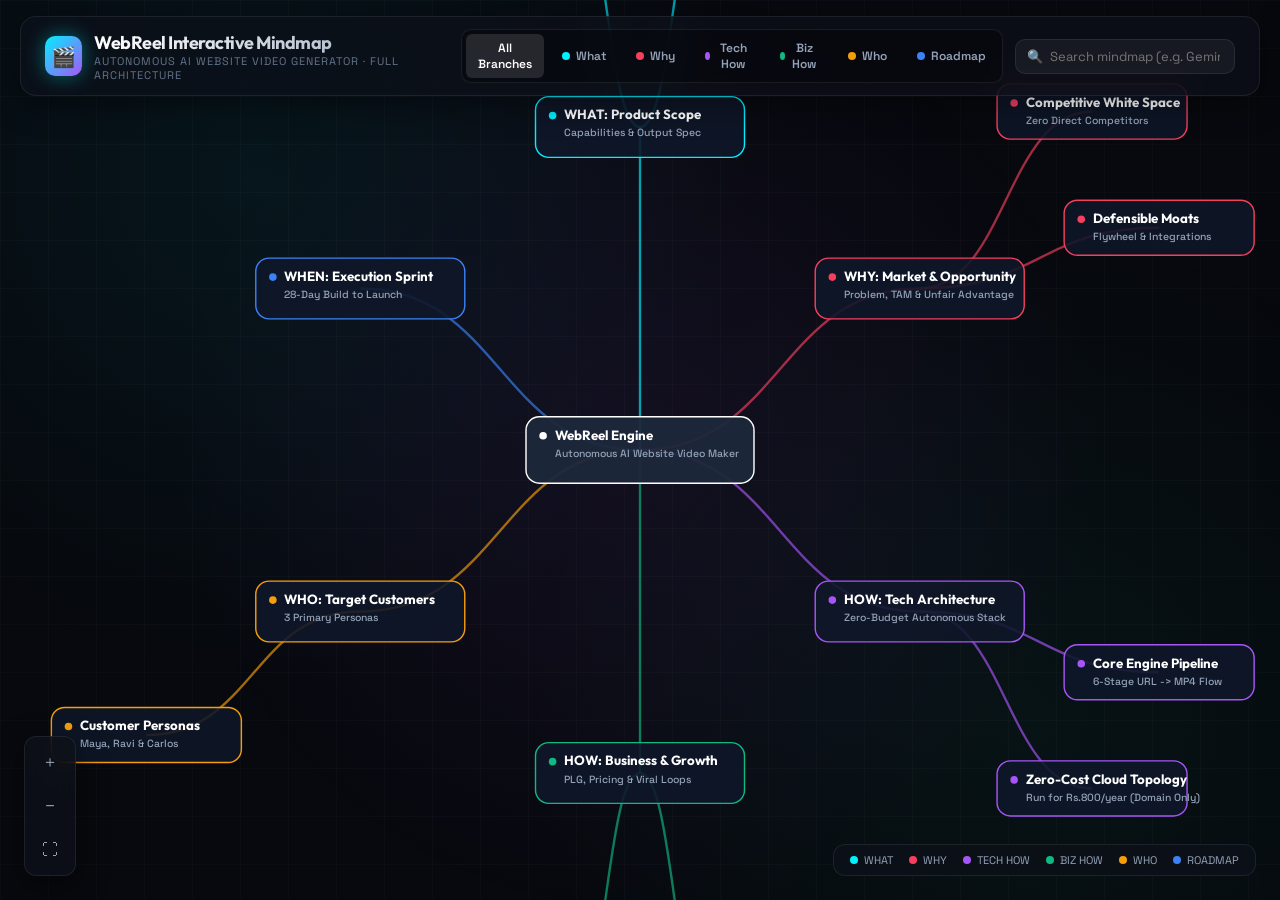
<file: webreel_mindmap.html>
<!DOCTYPE html>
<html lang="en">
<head>
    <meta charset="UTF-8">
    <meta name="viewport" content="width=device-width, initial-scale=1.0">
    <title>WebReel — Strategic & Technical Mindmap</title>
    <link rel="preconnect" href="https://fonts.googleapis.com">
    <link rel="preconnect" href="https://fonts.gstatic.com" crossorigin>
    <link href="https://fonts.googleapis.com/css2?family=Outfit:wght@400;500;600;700;800&family=Space+Grotesk:wght@400;500;600;700&family=JetBrains+Mono:wght@400;500&display=swap" rel="stylesheet">
    <style>
        :root {
            --bg-primary: #07090e;
            --bg-secondary: #0d111a;
            --bg-card: rgba(18, 24, 38, 0.75);
            --bg-card-hover: rgba(28, 38, 60, 0.85);
            --border-subtle: rgba(255, 255, 255, 0.08);
            --border-active: rgba(0, 240, 255, 0.4);
            
            --accent-what: #00f0ff;
            --accent-why: #f43f5e;
            --accent-how-tech: #a855f7;
            --accent-how-biz: #10b981;
            --accent-who: #f59e0b;
            --accent-when: #3b82f6;

            --text-main: #f1f5f9;
            --text-muted: #94a3b8;
            --text-dim: #64748b;
        }

        * {
            box-sizing: border-box;
            margin: 0;
            padding: 0;
            user-select: none;
        }

        body {
            font-family: 'Outfit', sans-serif;
            background: var(--bg-primary);
            color: var(--text-main);
            overflow: hidden;
            width: 100vw;
            height: 100vh;
        }

        .ambient-grid {
            position: fixed;
            inset: 0;
            background-image: 
                radial-gradient(circle at 50% 50%, rgba(168, 85, 247, 0.08) 0%, transparent 60%),
                radial-gradient(circle at 20% 20%, rgba(0, 240, 255, 0.06) 0%, transparent 40%),
                radial-gradient(circle at 80% 80%, rgba(16, 185, 129, 0.06) 0%, transparent 40%),
                linear-gradient(rgba(255, 255, 255, 0.02) 1px, transparent 1px),
                linear-gradient(90deg, rgba(255, 255, 255, 0.02) 1px, transparent 1px);
            background-size: 100% 100%, 100% 100%, 100% 100%, 48px 48px, 48px 48px;
            pointer-events: none;
            z-index: 0;
        }

        header {
            position: fixed;
            top: 16px;
            left: 20px;
            right: 20px;
            display: flex;
            justify-content: space-between;
            align-items: center;
            padding: 12px 24px;
            background: rgba(13, 17, 26, 0.7);
            backdrop-filter: blur(16px);
            -webkit-backdrop-filter: blur(16px);
            border: 1px solid var(--border-subtle);
            border-radius: 16px;
            z-index: 100;
            box-shadow: 0 8px 32px rgba(0, 0, 0, 0.4);
        }

        .brand {
            display: flex;
            align-items: center;
            gap: 12px;
        }

        .brand-icon {
            width: 40px;
            height: 40px;
            border-radius: 10px;
            background: linear-gradient(135deg, #00f0ff, #a855f7);
            display: flex;
            align-items: center;
            justify-content: center;
            font-size: 20px;
            box-shadow: 0 0 20px rgba(0, 240, 255, 0.4);
        }

        .brand-text h1 {
            font-size: 18px;
            font-weight: 700;
            letter-spacing: -0.5px;
            background: linear-gradient(90deg, #fff, #94a3b8);
            -webkit-background-clip: text;
            -webkit-text-fill-color: transparent;
        }

        .brand-text p {
            font-size: 11px;
            color: var(--text-dim);
            font-family: 'Space Grotesk', sans-serif;
            text-transform: uppercase;
            letter-spacing: 1px;
        }

        .nav-controls {
            display: flex;
            align-items: center;
            gap: 12px;
        }

        .search-box {
            position: relative;
            display: flex;
            align-items: center;
        }

        .search-box input {
            background: rgba(255, 255, 255, 0.05);
            border: 1px solid var(--border-subtle);
            border-radius: 10px;
            padding: 8px 14px 8px 34px;
            color: #fff;
            font-size: 13px;
            font-family: 'Space Grotesk', sans-serif;
            width: 220px;
            transition: all 0.2s ease;
        }

        .search-box input:focus {
            outline: none;
            width: 280px;
            border-color: var(--accent-what);
            background: rgba(0, 240, 255, 0.05);
            box-shadow: 0 0 15px rgba(0, 240, 255, 0.2);
        }

        .search-icon {
            position: absolute;
            left: 12px;
            font-size: 13px;
            color: var(--text-dim);
            pointer-events: none;
        }

        .filter-tabs {
            display: flex;
            gap: 6px;
            background: rgba(0,0,0,0.3);
            padding: 4px;
            border-radius: 10px;
            border: 1px solid var(--border-subtle);
        }

        .filter-btn {
            background: transparent;
            border: none;
            color: var(--text-muted);
            padding: 6px 12px;
            font-size: 12px;
            font-weight: 600;
            font-family: 'Space Grotesk', sans-serif;
            border-radius: 6px;
            cursor: pointer;
            transition: all 0.2s;
            display: flex;
            align-items: center;
            gap: 6px;
        }

        .filter-btn:hover {
            color: #fff;
            background: rgba(255, 255, 255, 0.06);
        }

        .filter-btn.active {
            color: #fff;
            background: rgba(255, 255, 255, 0.12);
        }

        .filter-dot {
            width: 8px;
            height: 8px;
            border-radius: 50%;
        }

        #viewport {
            position: absolute;
            inset: 0;
            cursor: grab;
            z-index: 10;
        }

        #viewport:active {
            cursor: grabbing;
        }

        svg#mindmap-svg {
            position: absolute;
            top: 0;
            left: 0;
            width: 100%;
            height: 100%;
            pointer-events: auto;
        }

        .edge {
            fill: none;
            stroke-width: 2.5;
            transition: stroke 0.3s, stroke-width 0.3s;
            opacity: 0.65;
        }

        .edge.highlighted {
            stroke-width: 4;
            opacity: 1;
            filter: drop-shadow(0 0 6px currentColor);
        }

        .node-group {
            cursor: pointer;
            transition: transform 0.2s ease-out;
        }

        .node-group:hover {
            filter: drop-shadow(0 0 16px rgba(0, 240, 255, 0.35));
        }

        .node-rect {
            rx: 14;
            ry: 14;
            stroke-width: 1.5;
            transition: all 0.25s ease;
        }

        .node-text-title {
            font-family: 'Outfit', sans-serif;
            font-weight: 700;
            font-size: 14px;
            fill: #ffffff;
            pointer-events: none;
        }

        .node-text-subtitle {
            font-family: 'Space Grotesk', sans-serif;
            font-weight: 500;
            font-size: 11px;
            fill: #94a3b8;
            pointer-events: none;
        }

        .zoom-toolbar {
            position: fixed;
            bottom: 24px;
            left: 24px;
            display: flex;
            flex-direction: column;
            gap: 6px;
            background: rgba(13, 17, 26, 0.8);
            backdrop-filter: blur(14px);
            border: 1px solid var(--border-subtle);
            border-radius: 12px;
            padding: 6px;
            z-index: 100;
            box-shadow: 0 10px 30px rgba(0, 0, 0, 0.5);
        }

        .tool-btn {
            width: 38px;
            height: 38px;
            background: transparent;
            border: none;
            border-radius: 8px;
            color: var(--text-muted);
            font-size: 16px;
            display: flex;
            align-items: center;
            justify-content: center;
            cursor: pointer;
            transition: all 0.2s;
        }

        .tool-btn:hover {
            color: #fff;
            background: rgba(255, 255, 255, 0.1);
        }

        .drawer {
            position: fixed;
            top: 16px;
            bottom: 16px;
            right: -480px;
            width: 440px;
            background: rgba(13, 17, 26, 0.94);
            backdrop-filter: blur(24px);
            -webkit-backdrop-filter: blur(24px);
            border: 1px solid var(--border-subtle);
            border-radius: 20px;
            z-index: 200;
            transition: right 0.35s cubic-bezier(0.16, 1, 0.3, 1);
            display: flex;
            flex-direction: column;
            box-shadow: -15px 0 40px rgba(0, 0, 0, 0.6);
            overflow: hidden;
        }

        .drawer.open {
            right: 20px;
        }

        .drawer-header {
            padding: 24px 24px 16px;
            border-bottom: 1px solid var(--border-subtle);
            display: flex;
            justify-content: space-between;
            align-items: flex-start;
        }

        .drawer-tag {
            display: inline-flex;
            align-items: center;
            gap: 6px;
            font-size: 11px;
            font-family: 'JetBrains Mono', monospace;
            text-transform: uppercase;
            letter-spacing: 1px;
            padding: 4px 10px;
            border-radius: 20px;
            margin-bottom: 10px;
            font-weight: 600;
        }

        .drawer-header h2 {
            font-size: 20px;
            font-weight: 700;
            color: #fff;
            line-height: 1.3;
        }

        .drawer-close {
            background: rgba(255, 255, 255, 0.05);
            border: 1px solid var(--border-subtle);
            color: var(--text-muted);
            width: 32px;
            height: 32px;
            border-radius: 8px;
            display: flex;
            align-items: center;
            justify-content: center;
            cursor: pointer;
            font-size: 16px;
            transition: all 0.2s;
        }

        .drawer-close:hover {
            color: #fff;
            background: rgba(255, 255, 255, 0.15);
        }

        .drawer-body {
            padding: 24px;
            overflow-y: auto;
            flex: 1;
            font-size: 14px;
            line-height: 1.7;
            color: #cbd5e1;
        }

        .drawer-body h3 {
            font-size: 13px;
            text-transform: uppercase;
            letter-spacing: 0.8px;
            color: var(--text-dim);
            margin: 20px 0 8px;
            font-family: 'Space Grotesk', sans-serif;
        }

        .drawer-body h3:first-child {
            margin-top: 0;
        }

        .drawer-body p {
            margin-bottom: 14px;
        }

        .drawer-body ul {
            list-style: none;
            padding-left: 0;
            margin-bottom: 16px;
        }

        .drawer-body li {
            position: relative;
            padding-left: 18px;
            margin-bottom: 8px;
            font-size: 13.5px;
        }

        .drawer-body li::before {
            content: "▹";
            position: absolute;
            left: 0;
            color: var(--accent-what);
        }

        .stat-card-row {
            display: grid;
            grid-template-columns: 1fr 1fr;
            gap: 10px;
            margin: 16px 0;
        }

        .stat-card {
            background: rgba(255, 255, 255, 0.03);
            border: 1px solid var(--border-subtle);
            border-radius: 12px;
            padding: 12px;
        }

        .stat-card .val {
            font-size: 18px;
            font-weight: 700;
            color: #fff;
            font-family: 'Space Grotesk', sans-serif;
        }

        .stat-card .lbl {
            font-size: 11px;
            color: var(--text-dim);
            margin-top: 2px;
        }

        .code-box {
            background: #05070a;
            border: 1px solid var(--border-subtle);
            border-radius: 10px;
            padding: 12px;
            font-family: 'JetBrains Mono', monospace;
            font-size: 12px;
            color: #38bdf8;
            overflow-x: auto;
            margin: 12px 0;
            line-height: 1.5;
        }

        .legend {
            position: fixed;
            bottom: 24px;
            right: 24px;
            display: flex;
            align-items: center;
            gap: 16px;
            background: rgba(13, 17, 26, 0.8);
            backdrop-filter: blur(14px);
            border: 1px solid var(--border-subtle);
            border-radius: 12px;
            padding: 8px 16px;
            z-index: 100;
            font-size: 11px;
            font-family: 'Space Grotesk', sans-serif;
            color: var(--text-muted);
        }

        .legend-item {
            display: flex;
            align-items: center;
            gap: 6px;
        }
    </style>
</head>
<body>

    <div class="ambient-grid"></div>

    <header>
        <div class="brand">
            <div class="brand-icon">🎬</div>
            <div class="brand-text">
                <h1>WebReel Interactive Mindmap</h1>
                <p>Autonomous AI Website Video Generator · Full Architecture</p>
            </div>
        </div>

        <div class="nav-controls">
            <div class="filter-tabs">
                <button class="filter-btn active" data-filter="all">All Branches</button>
                <button class="filter-btn" data-filter="what"><span class="filter-dot" style="background: var(--accent-what)"></span>What</button>
                <button class="filter-btn" data-filter="why"><span class="filter-dot" style="background: var(--accent-why)"></span>Why</button>
                <button class="filter-btn" data-filter="how-tech"><span class="filter-dot" style="background: var(--accent-how-tech)"></span>Tech How</button>
                <button class="filter-btn" data-filter="how-biz"><span class="filter-dot" style="background: var(--accent-how-biz)"></span>Biz How</button>
                <button class="filter-btn" data-filter="who"><span class="filter-dot" style="background: var(--accent-who)"></span>Who</button>
                <button class="filter-btn" data-filter="when"><span class="filter-dot" style="background: var(--accent-when)"></span>Roadmap</button>
            </div>

            <div class="search-box">
                <span class="search-icon">🔍</span>
                <input type="text" id="searchInput" placeholder="Search mindmap (e.g. Gemini, TAM, FFmpeg)...">
            </div>
        </div>
    </header>

    <div id="viewport">
        <svg id="mindmap-svg">
            <g id="canvas-group">
                <g id="edges-layer"></g>
                <g id="nodes-layer"></g>
            </g>
        </svg>
    </div>

    <!-- Zoom & Navigation Toolbar -->
    <div class="zoom-toolbar">
        <button class="tool-btn" id="zoomInBtn" title="Zoom In">＋</button>
        <button class="tool-btn" id="zoomOutBtn" title="Zoom Out">−</button>
        <button class="tool-btn" id="zoomResetBtn" title="Fit & Center">⛶</button>
    </div>

    <!-- Side Detail Drawer -->
    <div class="drawer" id="sideDrawer">
        <div class="drawer-header">
            <div>
                <span class="drawer-tag" id="drawerTag">CATEGORY</span>
                <h2 id="drawerTitle">Node Title</h2>
            </div>
            <button class="drawer-close" id="drawerClose">✕</button>
        </div>
        <div class="drawer-body" id="drawerContent">
            <!-- Injected dynamically -->
        </div>
    </div>

    <div class="legend">
        <div class="legend-item"><span class="filter-dot" style="background: var(--accent-what)"></span> WHAT</div>
        <div class="legend-item"><span class="filter-dot" style="background: var(--accent-why)"></span> WHY</div>
        <div class="legend-item"><span class="filter-dot" style="background: var(--accent-how-tech)"></span> TECH HOW</div>
        <div class="legend-item"><span class="filter-dot" style="background: var(--accent-how-biz)"></span> BIZ HOW</div>
        <div class="legend-item"><span class="filter-dot" style="background: var(--accent-who)"></span> WHO</div>
        <div class="legend-item"><span class="filter-dot" style="background: var(--accent-when)"></span> ROADMAP</div>
    </div>

    <script>
        const mindmapData = {
            id: 'root',
            title: 'WebReel Engine',
            subtitle: 'Autonomous AI Website Video Maker',
            category: 'root',
            color: '#ffffff',
            summary: 'Single URL in -> AI Agent Navigates Chromium -> Multimodal Vision Analysis -> Voiceover & Cinematic 1080p Video -> 4 Min Output.',
            details: {
                overview: 'WebReel is the first end-to-end autonomous agent that captures live websites, interprets value propositions with vision AI, writes synchronized scripts, records real user interaction, and outputs high-production MP4 marketing videos without human involvement.',
                stats: [{ val: '₹800/yr', lbl: 'Initial Run Cost' }, { val: '4 Mins', lbl: 'Average Generation' }, { val: '$11.2B', lbl: 'Addressable Market' }, { val: '100% Free', lbl: 'MVP Tech Stack' }],
                bulletPoints: [
                    'Zero Human in the Loop (URL in, video out)',
                    'Real Chromium browser execution, not mockups',
                    'Zero API cost MVP using Gemini 2.0 Flash + Neural TTS',
                    'Built-in viral loop via watermark & shareable preview links'
                ],
                code: 'POST /api/v1/generate\n{\n  "domain": "https://stripe.com",\n  "style": "cinematic_saas",\n  "duration": 90\n}'
            },
            children: [
                {
                    id: 'what',
                    title: 'WHAT: Product Scope',
                    subtitle: 'Capabilities & Output Spec',
                    category: 'what',
                    color: '#00f0ff',
                    summary: 'Complete automated pipeline producing 90s cinematic 1080p marketing & walkthrough videos.',
                    details: {
                        overview: 'What WebReel generates: An ultra-polished 90-second product demonstration video that feels like it cost $5,000 from an agency.',
                        stats: [{ val: '1920x1080', lbl: 'Resolution (30fps)' }, { val: '90 Sec', lbl: 'Target Runtime' }, { val: 'H.264 / AAC', lbl: 'Universal Format' }, { val: '15-40 MB', lbl: 'Optimized Size' }],
                        bulletPoints: [
                            'Live Browser Exploration: Discovers features, pricing, about, product tours',
                            'Real Interaction Recording: Clicks, hovers, scroll ripples, smooth zooms',
                            'Multimodal Vision Analysis: Understands headlines, USP, layout, value props',
                            'Narrator Scriptwriting: Timed, persuasive Apple-style product narration',
                            'Cinematic Post-Production: Ken Burns (0-8%), crossfades, lower thirds, cursor trail'
                        ],
                        code: 'Video Template Breakdown:\n[0:00-0:05] Branded Intro (Favicon + Domain)\n[0:05-0:20] Homepage Hero (Ken Burns + Tagline)\n[0:20-0:55] Feature Walkthrough (3-4 Key Pages)\n[0:55-1:10] Pricing & Plans (Best Plan Glow)\n[1:10-1:20] Branded Outro & CTA'
                    },
                    children: [
                        {
                            id: 'what-not',
                            title: 'What It Is NOT',
                            subtitle: 'Defensive Positioning',
                            category: 'what',
                            color: '#00f0ff',
                            summary: 'Not Loom (manual), not Canva (templates), not a basic chatbot or static slideshow.',
                            details: {
                                overview: 'Crucial for pitch clarity and market positioning: WebReel does NOT require a human to speak or click.',
                                bulletPoints: [
                                    'NOT a screen recorder (Loom/Screen Studio require human talent & takes)',
                                    'NOT a template/slideshow maker (Canva looks fake and generic)',
                                    'NOT an avatar talking head (Synthesia/HeyGen do not navigate web software)',
                                    'NOT code-to-slide (unlike /brag, it renders live CSS/JS/WebGL in real Chromium)'
                                ]
                            }
                        },
                        {
                            id: 'what-phases',
                            title: 'Product Evolution',
                            subtitle: '5 Product Phases',
                            category: 'what',
                            color: '#00f0ff',
                            summary: 'From CLI/API engine to Self-serve Web App, Agency Platform, and Developer SDK.',
                            details: {
                                overview: 'Structured rollout allowing rapid monetization and PLG expansion.',
                                bulletPoints: [
                                    'Phase 1: WebReel Core (CLI / API engine & direct video generator)',
                                    'Phase 2: WebReel Web App (Self-serve dashboard, queue management, player)',
                                    'Phase 3: WebReel Business (Brand kits, custom voice clone, team seats)',
                                    'Phase 4: WebReel API / SDK (Embed inside Notion, Webflow, Framer, HubSpot)',
                                    'Phase 5: WebReel Enterprise (White-label, SSO, on-prem container, custom LLM)'
                                ]
                            }
                        }
                    ]
                },
                {
                    id: 'why',
                    title: 'WHY: Market & Opportunity',
                    subtitle: 'Problem, TAM & Unfair Advantage',
                    category: 'why',
                    color: '#f43f5e',
                    summary: 'Explosive convergence of Agentic AI, Multimodal LLMs, and $11.2B B2B Video demand.',
                    details: {
                        overview: 'Every single SaaS and web business needs a demo video. Manual creation takes 3-8 hours or $500-$5,000 with video agencies. As websites update weekly, videos rot instantly.',
                        stats: [{ val: '$11.2B', lbl: 'TAM 2025' }, { val: '31% CAGR', lbl: 'Growth Rate' }, { val: '$2.5B', lbl: 'SAM' }, { val: '$120M+', lbl: 'SOM Year 1-3' }],
                        bulletPoints: [
                            'Problem: Agency videos cost $500–$5,000 and take 2-3 weeks; DIY tools look cheap',
                            'Problem: Software updates render previous demo videos obsolete instantly',
                            'Why Now: Gemini 2.0 Flash vision allows instant visual reasoning across web UIs',
                            'Why Now: Headless browser automation (Playwright) is rock solid',
                            'Why Now: Neural TTS crossed the threshold of uncanny valley'
                        ]
                    },
                    children: [
                        {
                            id: 'why-comp',
                            title: 'Competitive White Space',
                            subtitle: 'Zero Direct Competitors',
                            category: 'why',
                            color: '#f43f5e',
                            summary: 'No tool exists that autonomously records live browsers and produces finished narrated video.',
                            details: {
                                overview: 'Competitors either lack browser automation (Synthesia, HeyGen) or lack AI autonomy (Loom, Screen Studio).',
                                bulletPoints: [
                                    'Loom: $975M exit to Atlassian — 100% manual recording required',
                                    'Synthesia ($4B val, $150M ARR): Avatar talking heads, no website crawler',
                                    'HeyGen ($500M val, $200M ARR): Video translation, no web agent',
                                    'Supademo / Arcade ($14M): Interactive click-throughs, not downloadable video',
                                    'Screen Studio: Beautiful screen capture, but requires human to perform it'
                                ]
                            }
                        },
                        {
                            id: 'why-moat',
                            title: 'Defensible Moats',
                            subtitle: 'Flywheel & Integrations',
                            category: 'why',
                            color: '#f43f5e',
                            summary: 'Data flywheel on high-converting demo patterns, brand assets lock-in, and CMS plugins.',
                            details: {
                                overview: 'How WebReel sustains market leadership once competitors take notice.',
                                bulletPoints: [
                                    'Data Flywheel: Every video run trains heuristics on what page sections captivate viewers',
                                    'Integration Lock-in: First-to-market inside Webflow Marketplace, Framer, and HubSpot',
                                    'Brand Kit Library: Users upload logos, custom hex codes, typography rules',
                                    'Domain Specialization: Tailored directorial models for SaaS, E-commerce, Portfolios'
                                ]
                            }
                        }
                    ]
                },
                {
                    id: 'how-tech',
                    title: 'HOW: Tech Architecture',
                    subtitle: 'Zero-Budget Autonomous Stack',
                    category: 'how-tech',
                    color: '#a855f7',
                    summary: 'Playwright + Gemini 2.0 Flash + Neural TTS + FFmpeg/MoviePy on Google Cloud Run + Vercel.',
                    details: {
                        overview: 'Architected to run on Rs.0 cloud costs until customer revenue or cloud credits arrive. Scalable, modular, microservice-ready.',
                        stats: [{ val: 'Rs. 0', lbl: 'Cloud Hosting' }, { val: '1,500/day', lbl: 'Gemini Free Limit' }, { val: '100% Local', lbl: 'TTS & Video Assembly' }, { val: '10 GB', lbl: 'Free Cloudflare R2' }],
                        bulletPoints: [
                            'Browser Worker: Playwright Chromium with anti-bot stealth emulation',
                            'AI Directorial Engine: Gemini 2.0 Flash picks key pages and creates timed scripts',
                            'Audio Synthesis: Studio Neural Voiceover with FFmpeg auto-ducking (voice 100%, music 8%)',
                            'Video Compositor: Ken Burns zoompan, click ripples, lower-thirds, H.264 yuv420p',
                            'Zero Cost Infrastructure: Vercel (Web), Cloud Run (FastAPI), Supabase (DB), R2 (Storage)'
                        ],
                        code: 'Stack Overview:\n├── Frontend: Next.js 14 / Vanilla SPA on Vercel (Hobby Free)\n├── API: FastAPI on Google Cloud Run (Always Free 2M req/mo)\n├── Worker: Docker (Chromium + FFmpeg + Neural TTS)\n├── Database: Supabase PostgreSQL (500MB free)\n└── Storage: Cloudflare R2 (10GB free, 0 egress fees)'
                    },
                    children: [
                        {
                            id: 'how-engine',
                            title: 'Core Engine Pipeline',
                            subtitle: '6-Stage URL -> MP4 Flow',
                            category: 'how-tech',
                            color: '#a855f7',
                            summary: 'Crawl -> Direct -> Capture -> Script -> Voiceover -> Composite.',
                            details: {
                                overview: 'The internal execution flow that runs when a URL is submitted.',
                                bulletPoints: [
                                    'Stage 1: Stealth Crawler opens URL, builds link graph, extracts favicon & brand colors',
                                    'Stage 2: Director LLM evaluates homepage and selects top 4-6 pages (avoiding login/legal)',
                                    'Stage 3: Recorder agent captures 1920x1080 viewport frames, element positions, click targets',
                                    'Stage 4: Vision Analyzer & Scriptwriter crafts 90-second synchronized narration',
                                    'Stage 5: Neural TTS generates audio tracks, FFmpeg ducks ambient background music',
                                    'Stage 6: Video compositor applies Ken Burns, lower thirds, transitions, renders MP4'
                                ]
                            }
                        },
                        {
                            id: 'how-hosting',
                            title: 'Zero-Cost Cloud Topology',
                            subtitle: 'Run for Rs.800/year (Domain Only)',
                            category: 'how-tech',
                            color: '#a855f7',
                            summary: 'Maximizing free tiers of Google Cloud Run, Cloudflare R2, Supabase, and Vercel.',
                            details: {
                                overview: 'Total monthly outlay is Rs. 0. Only expenditure is ~Rs.800 for webreel.in domain.',
                                bulletPoints: [
                                    'Vercel Hobby: 100GB monthly bandwidth, global edge CDN',
                                    'Google Cloud Run: 2 million requests, 180,000 vCPU-seconds free per month',
                                    'Cloudflare R2: 10GB storage with ZERO egress charges (crucial for video hosting)',
                                    'Supabase: 500MB PostgreSQL database + 50,000 monthly active users auth',
                                    'Gemini 2.0 Flash: 15 Requests Per Minute, 1,500 Requests Per Day free'
                                ]
                            }
                        }
                    ]
                },
                {
                    id: 'how-biz',
                    title: 'HOW: Business & Growth',
                    subtitle: 'PLG, Pricing & Viral Loops',
                    category: 'how-biz',
                    color: '#10b981',
                    summary: 'Loom-style watermark growth, $29-$299 pricing, $450K cloud credits & YC roadmap.',
                    details: {
                        overview: 'How WebReel acquires users organically, converts them to high-retention paid plans, and scales to $1M ARR in 12 months.',
                        stats: [{ val: '$980K', lbl: 'Year 1 Target ARR' }, { val: '$29/mo', lbl: 'Pro Plan' }, { val: '$299/mo', lbl: 'Agency Plan' }, { val: '$450K+', lbl: 'Cloud Credits Target' }],
                        bulletPoints: [
                            'Free Tier Viral Hook: 3 videos/mo with "Generated by WebReel" watermark',
                            'Outreach Demo Campaign: Cold emailing 500 founders with ready-made video of THEIR product',
                            'Social Strategy: 30-second live Twitter demos tagging famous SaaS founders',
                            'Pricing Tiers: Pro ($29/mo, 15 vids), Business ($79/mo, 50 vids), Agency ($299/mo, unltd)',
                            'Non-Dilutive Funding: Google ($200K), Microsoft ($150K), AWS ($100K) credits'
                        ]
                    },
                    children: [
                        {
                            id: 'biz-pricing',
                            title: 'Pricing & Unit Economics',
                            subtitle: 'High Margin Subscription',
                            category: 'how-biz',
                            color: '#10b981',
                            summary: 'Free ($0) -> Pro ($29) -> Business ($79) -> Agency ($299) -> Enterprise ($1K-$5K).',
                            details: {
                                overview: 'Because WebReel uses local/free-tier execution, gross margins exceed 85%.',
                                bulletPoints: [
                                    'Free Plan: $0/mo — 3 videos/mo, 720p, watermark (viral engine)',
                                    'Pro Plan: $29/mo — 15 videos/mo, 1080p, no watermark, voice selector',
                                    'Business: $79/mo — 50 videos/mo, 4K, brand kits, 3 team seats',
                                    'Agency: $299/mo — Unlimited videos, white-label client portals, 10 seats',
                                    'Year 1 Projection: 800 Pro + 250 Biz + 80 Agency + 5 Enterprise = ~$980K ARR'
                                ]
                            }
                        },
                        {
                            id: 'biz-funding',
                            title: 'Cloud Credits & YC Path',
                            subtitle: 'Funding Playbook',
                            category: 'how-biz',
                            color: '#10b981',
                            summary: 'Apply to Google, AWS, Microsoft for $450K; pitch YC S25/W26 with live demo.',
                            details: {
                                overview: 'Zero-equity non-dilutive credit runway followed by top accelerator backing.',
                                bulletPoints: [
                                    'Google for Startups: $200,000 Cloud credits (apply week 1)',
                                    'Microsoft for Startups: $150,000 Azure credits (Founders Hub)',
                                    'AWS Activate: $100,000 AWS compute credits',
                                    'Startup India DPIIT: 3 years 0% income tax & government AI grant eligibility',
                                    'YC Application: Demo video IS the pitch (YC backed browser-use, loves agentic AI)'
                                ]
                            }
                        }
                    ]
                },
                {
                    id: 'who',
                    title: 'WHO: Target Customers',
                    subtitle: '3 Primary Personas',
                    category: 'who',
                    color: '#f59e0b',
                    summary: 'SaaS Founders & PMMs (Tier 1), Marketing Agencies (Tier 2), Indie Hackers (Tier 3).',
                    details: {
                        overview: 'Clear focus on high willingness to pay: teams that already spend $500–$5,000 on video production.',
                        stats: [{ val: '2.1 Million', lbl: 'SaaS PMMs Globally' }, { val: '330,000', lbl: 'Digital Agencies' }, { val: '59 Million', lbl: 'Freelancers/Indies' }, { val: 'High', lbl: 'Purchase Intent' }],
                        bulletPoints: [
                            'Tier 1 (SaaS PMMs): Pain is outdated videos every sprint; buys Pro/Business immediately',
                            'Tier 2 (Agencies): Pain is client video production hours; resells WebReel videos at 5x-10x markup',
                            'Tier 3 (Indie Hackers): Pain is zero video skills for Product Hunt launch; drives organic viral loop',
                            'Secondary: VC Pitch decks, SDR personalized outreach, E-commerce store tours'
                        ]
                    },
                    children: [
                        {
                            id: 'who-personas',
                            title: 'Customer Personas',
                            subtitle: 'Maya, Ravi & Carlos',
                            category: 'who',
                            color: '#f59e0b',
                            summary: 'Detailed profiles of our core champions across Growth, Agency, and Indie.',
                            details: {
                                overview: 'Who signs up, what triggers their purchase, and how they refer others.',
                                bulletPoints: [
                                    'Maya (Head of Growth, B2B SaaS): Needs fresh monthly videos without video agency. Pays $79/mo.',
                                    'Ravi (Owner, Digital Marketing Agency): Bundles site walkthroughs for 20 clients. Pays $299/mo.',
                                    'Carlos (Indie Hacker): Launches on Product Hunt, needs launch video in 4 mins. Pays $29 to remove watermark.'
                                ]
                            }
                        }
                    ]
                },
                {
                    id: 'when',
                    title: 'WHEN: Execution Sprint',
                    subtitle: '28-Day Build to Launch',
                    category: 'when',
                    color: '#3b82f6',
                    summary: 'Week 1 Core Engine -> Week 2 Intelligence -> Week 3 Web UI & Cloud -> Week 4 Launch.',
                    details: {
                        overview: 'Structured 4-week sprint taking WebReel from blank workspace to live Product Hunt launch.',
                        stats: [{ val: 'Day 1-7', lbl: 'Engine & Video' }, { val: 'Day 8-14', lbl: 'AI Intelligence' }, { val: 'Day 15-21', lbl: 'API & Web App' }, { val: 'Day 22-28', lbl: 'Demos & Launch' }],
                        bulletPoints: [
                            'Week 1: Playwright crawler + Gemini API + MoviePy/FFmpeg assembly + TTS sync',
                            'Week 2: Director agent + cursor ripples + Ken Burns + lower thirds + music ducking',
                            'Week 3: FastAPI endpoints + Supabase jobs + Cloudflare R2 + Next.js/Web frontend',
                            'Week 4: 5 flagship demo videos (Stripe, Notion, Linear, Vercel, Figma) + Twitter/HN launch'
                        ]
                    }
                }
            ]
        };

        const svg = document.getElementById('mindmap-svg');
        const canvasGroup = document.getElementById('canvas-group');
        const edgesLayer = document.getElementById('edges-layer');
        const nodesLayer = document.getElementById('nodes-layer');

        let zoomLevel = 0.95;
        let panX = window.innerWidth / 2;
        let panY = window.innerHeight / 2;
        let isDragging = false;
        let startX, startY;

        function computeLayout(root) {
            root.x = 0;
            root.y = 0;
            root.width = 240;
            root.height = 70;

            const mainBranches = root.children;
            const branchAngleStep = (2 * Math.PI) / mainBranches.length;
            const branchDist = 340;

            mainBranches.forEach((b, i) => {
                const angle = i * branchAngleStep - Math.PI / 2;
                b.x = Math.cos(angle) * branchDist;
                b.y = Math.sin(angle) * branchDist;
                b.width = 220;
                b.height = 64;

                if (b.children) {
                    const subAngleSpread = 0.55;
                    const subDist = 260;
                    const count = b.children.length;
                    b.children.forEach((sub, j) => {
                        const subAngle = angle + (j - (count - 1) / 2) * subAngleSpread;
                        sub.x = b.x + Math.cos(subAngle) * subDist;
                        sub.y = b.y + Math.sin(subAngle) * subDist;
                        sub.width = 200;
                        sub.height = 58;
                    });
                }
            });
        }

        computeLayout(mindmapData);

        function renderMindmap() {
            edgesLayer.innerHTML = '';
            nodesLayer.innerHTML = '';

            function drawSubtree(parent) {
                if (!parent.children) return;

                parent.children.forEach(child => {
                    const path = document.createElementNS('http://www.w3.org/2000/svg', 'path');
                    const dx = child.x - parent.x;
                    const dy = child.y - parent.y;
                    const cx1 = parent.x + dx * 0.5;
                    const cy1 = parent.y;
                    const cx2 = parent.x + dx * 0.5;
                    const cy2 = child.y;

                    const d = `M ${parent.x} ${parent.y} C ${cx1} ${cy1}, ${cx2} ${cy2}, ${child.x} ${child.y}`;
                    path.setAttribute('d', d);
                    path.setAttribute('class', 'edge');
                    path.setAttribute('stroke', child.color || '#a855f7');
                    path.setAttribute('id', `edge-${child.id}`);
                    edgesLayer.appendChild(path);

                    drawSubtree(child);
                });
            }

            drawSubtree(mindmapData);

            function drawNodes(node) {
                const g = document.createElementNS('http://www.w3.org/2000/svg', 'g');
                g.setAttribute('class', 'node-group');
                g.setAttribute('id', `node-${node.id}`);
                g.setAttribute('transform', `translate(${node.x}, ${node.y})`);

                const rect = document.createElementNS('http://www.w3.org/2000/svg', 'rect');
                rect.setAttribute('x', -node.width / 2);
                rect.setAttribute('y', -node.height / 2);
                rect.setAttribute('width', node.width);
                rect.setAttribute('height', node.height);
                rect.setAttribute('class', 'node-rect');
                rect.setAttribute('fill', node.category === 'root' ? 'rgba(30, 41, 59, 0.95)' : 'rgba(15, 23, 42, 0.88)');
                rect.setAttribute('stroke', node.color || '#00f0ff');
                g.appendChild(rect);

                const dot = document.createElementNS('http://www.w3.org/2000/svg', 'circle');
                dot.setAttribute('cx', -node.width / 2 + 18);
                dot.setAttribute('cy', -node.height / 2 + 20);
                dot.setAttribute('r', 4);
                dot.setAttribute('fill', node.color || '#00f0ff');
                g.appendChild(dot);

                const textTitle = document.createElementNS('http://www.w3.org/2000/svg', 'text');
                textTitle.setAttribute('x', -node.width / 2 + 30);
                textTitle.setAttribute('y', -node.height / 2 + 24);
                textTitle.setAttribute('class', 'node-text-title');
                textTitle.textContent = node.title;
                g.appendChild(textTitle);

                const textSub = document.createElementNS('http://www.w3.org/2000/svg', 'text');
                textSub.setAttribute('x', -node.width / 2 + 30);
                textSub.setAttribute('y', -node.height / 2 + 42);
                textSub.setAttribute('class', 'node-text-subtitle');
                textSub.textContent = node.subtitle;
                g.appendChild(textSub);

                g.addEventListener('click', (e) => {
                    e.stopPropagation();
                    openDrawer(node);
                    highlightBranch(node);
                });

                nodesLayer.appendChild(g);

                if (node.children) {
                    node.children.forEach(c => drawNodes(c));
                }
            }

            drawNodes(mindmapData);
            updateTransform();
        }

        function updateTransform() {
            canvasGroup.setAttribute('transform', `translate(${panX}, ${panY}) scale(${zoomLevel})`);
        }

        const viewport = document.getElementById('viewport');

        viewport.addEventListener('mousedown', (e) => {
            if (e.target.closest('.node-group')) return;
            isDragging = true;
            startX = e.clientX - panX;
            startY = e.clientY - panY;
        });

        window.addEventListener('mousemove', (e) => {
            if (!isDragging) return;
            panX = e.clientX - startX;
            panY = e.clientY - startY;
            updateTransform();
        });

        window.addEventListener('mouseup', () => { isDragging = false; });

        viewport.addEventListener('wheel', (e) => {
            e.preventDefault();
            const zoomFactor = e.deltaY < 0 ? 1.1 : 0.9;
            const newZoom = Math.min(Math.max(zoomLevel * zoomFactor, 0.4), 2.5);

            const mouseX = e.clientX - panX;
            const mouseY = e.clientY - panY;
            panX -= mouseX * (newZoom / zoomLevel - 1);
            panY -= mouseY * (newZoom / zoomLevel - 1);

            zoomLevel = newZoom;
            updateTransform();
        });

        document.getElementById('zoomInBtn').onclick = () => { zoomLevel = Math.min(zoomLevel * 1.2, 2.5); updateTransform(); };
        document.getElementById('zoomOutBtn').onclick = () => { zoomLevel = Math.max(zoomLevel / 1.2, 0.4); updateTransform(); };
        document.getElementById('zoomResetBtn').onclick = () => {
            zoomLevel = 0.95;
            panX = window.innerWidth / 2;
            panY = window.innerHeight / 2;
            updateTransform();
        };

        const sideDrawer = document.getElementById('sideDrawer');
        const drawerTitle = document.getElementById('drawerTitle');
        const drawerTag = document.getElementById('drawerTag');
        const drawerContent = document.getElementById('drawerContent');
        const drawerClose = document.getElementById('drawerClose');

        function openDrawer(node) {
            drawerTag.textContent = (node.category || 'INFO').toUpperCase();
            drawerTag.style.background = `${node.color}22`;
            drawerTag.style.color = node.color;
            drawerTag.style.border = `1px solid ${node.color}44`;

            drawerTitle.textContent = node.title;

            let html = `<p style="font-size:15px; color:#f1f5f9; margin-bottom:18px;"><strong>${node.summary}</strong></p>`;
            
            if (node.details.overview) {
                html += `<h3>Strategic Blueprint</h3><p>${node.details.overview}</p>`;
            }

            if (node.details.stats) {
                html += '<div class="stat-card-row">';
                node.details.stats.forEach(s => {
                    html += `<div class="stat-card"><div class="val">${s.val}</div><div class="lbl">${s.lbl}</div></div>`;
                });
                html += '</div>';
            }

            if (node.details.bulletPoints) {
                html += '<h3>Operational Execution</h3><ul>';
                node.details.bulletPoints.forEach(bp => {
                    html += `<li>${bp}</li>`;
                });
                html += '</ul>';
            }

            if (node.details.code) {
                html += `<h3>Architecture Spec</h3><pre class="code-box"><code>${node.details.code}</code></pre>`;
            }

            drawerContent.innerHTML = html;
            sideDrawer.classList.add('open');
        }

        drawerClose.onclick = () => { sideDrawer.classList.remove('open'); };

        document.querySelectorAll('.filter-btn').forEach(btn => {
            btn.onclick = () => {
                document.querySelectorAll('.filter-btn').forEach(b => b.classList.remove('active'));
                btn.classList.add('active');
                const filter = btn.dataset.filter;

                document.querySelectorAll('.node-group').forEach(g => {
                    const id = g.id.replace('node-', '');
                    if (filter === 'all' || id === 'root' || id.startsWith(filter)) {
                        g.style.opacity = '1';
                        g.style.pointerEvents = 'auto';
                    } else {
                        g.style.opacity = '0.15';
                        g.style.pointerEvents = 'none';
                    }
                });

                document.querySelectorAll('.edge').forEach(e => {
                    const id = e.id.replace('edge-', '');
                    if (filter === 'all' || id.startsWith(filter)) {
                        e.style.opacity = '0.65';
                    } else {
                        e.style.opacity = '0.08';
                    }
                });
            };
        });

        document.getElementById('searchInput').addEventListener('input', (e) => {
            const query = e.target.value.toLowerCase().trim();
            if (!query) {
                document.querySelectorAll('.node-group').forEach(g => g.style.opacity = '1');
                document.querySelectorAll('.edge').forEach(e => e.style.opacity = '0.65');
                return;
            }

            document.querySelectorAll('.node-group').forEach(g => {
                const text = g.textContent.toLowerCase();
                if (text.includes(query)) {
                    g.style.opacity = '1';
                    g.querySelector('.node-rect').setAttribute('stroke', '#00f0ff');
                    g.querySelector('.node-rect').setAttribute('stroke-width', '3');
                } else {
                    g.style.opacity = '0.2';
                    g.querySelector('.node-rect').setAttribute('stroke-width', '1.5');
                }
            });
        });

        function highlightBranch(node) {
            document.querySelectorAll('.edge').forEach(e => e.classList.remove('highlighted'));
            const edge = document.getElementById(`edge-${node.id}`);
            if (edge) edge.classList.add('highlighted');
        }

        renderMindmap();
    </script>
</body>
</html>
</file>
